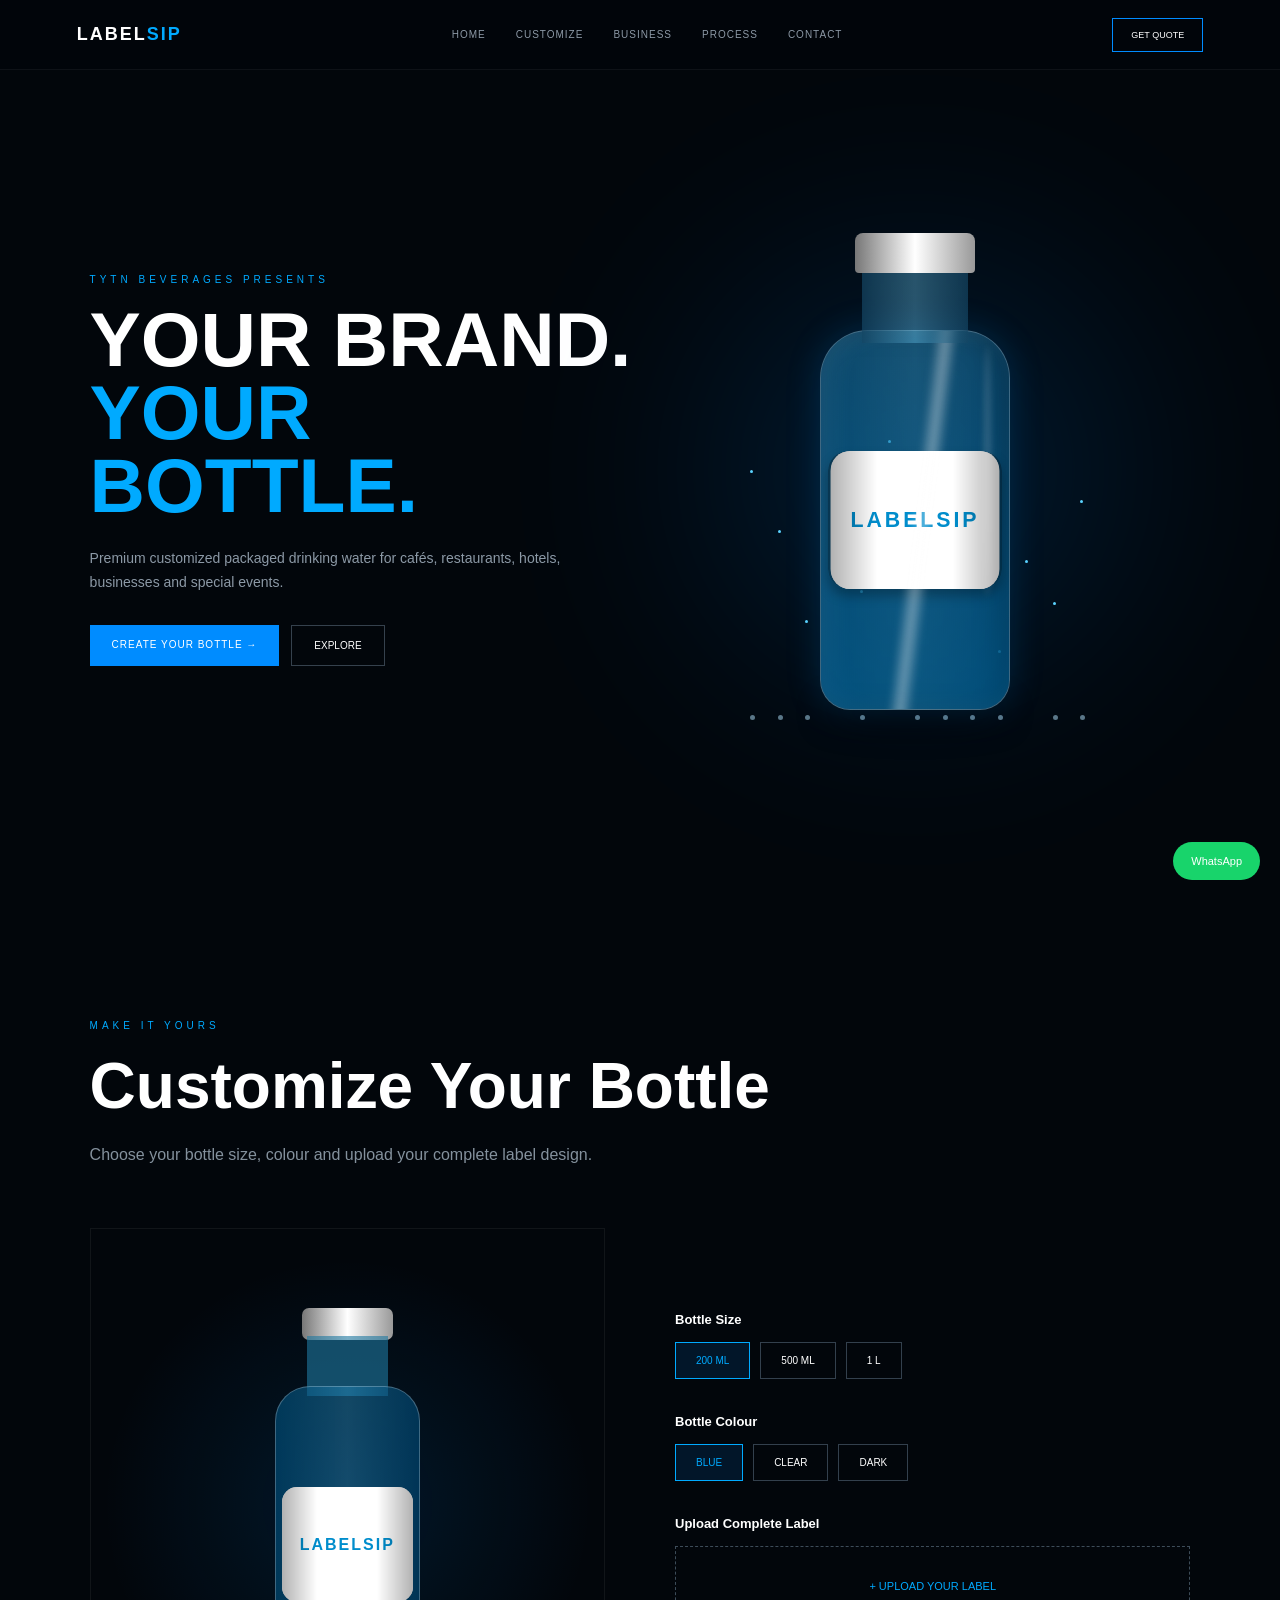
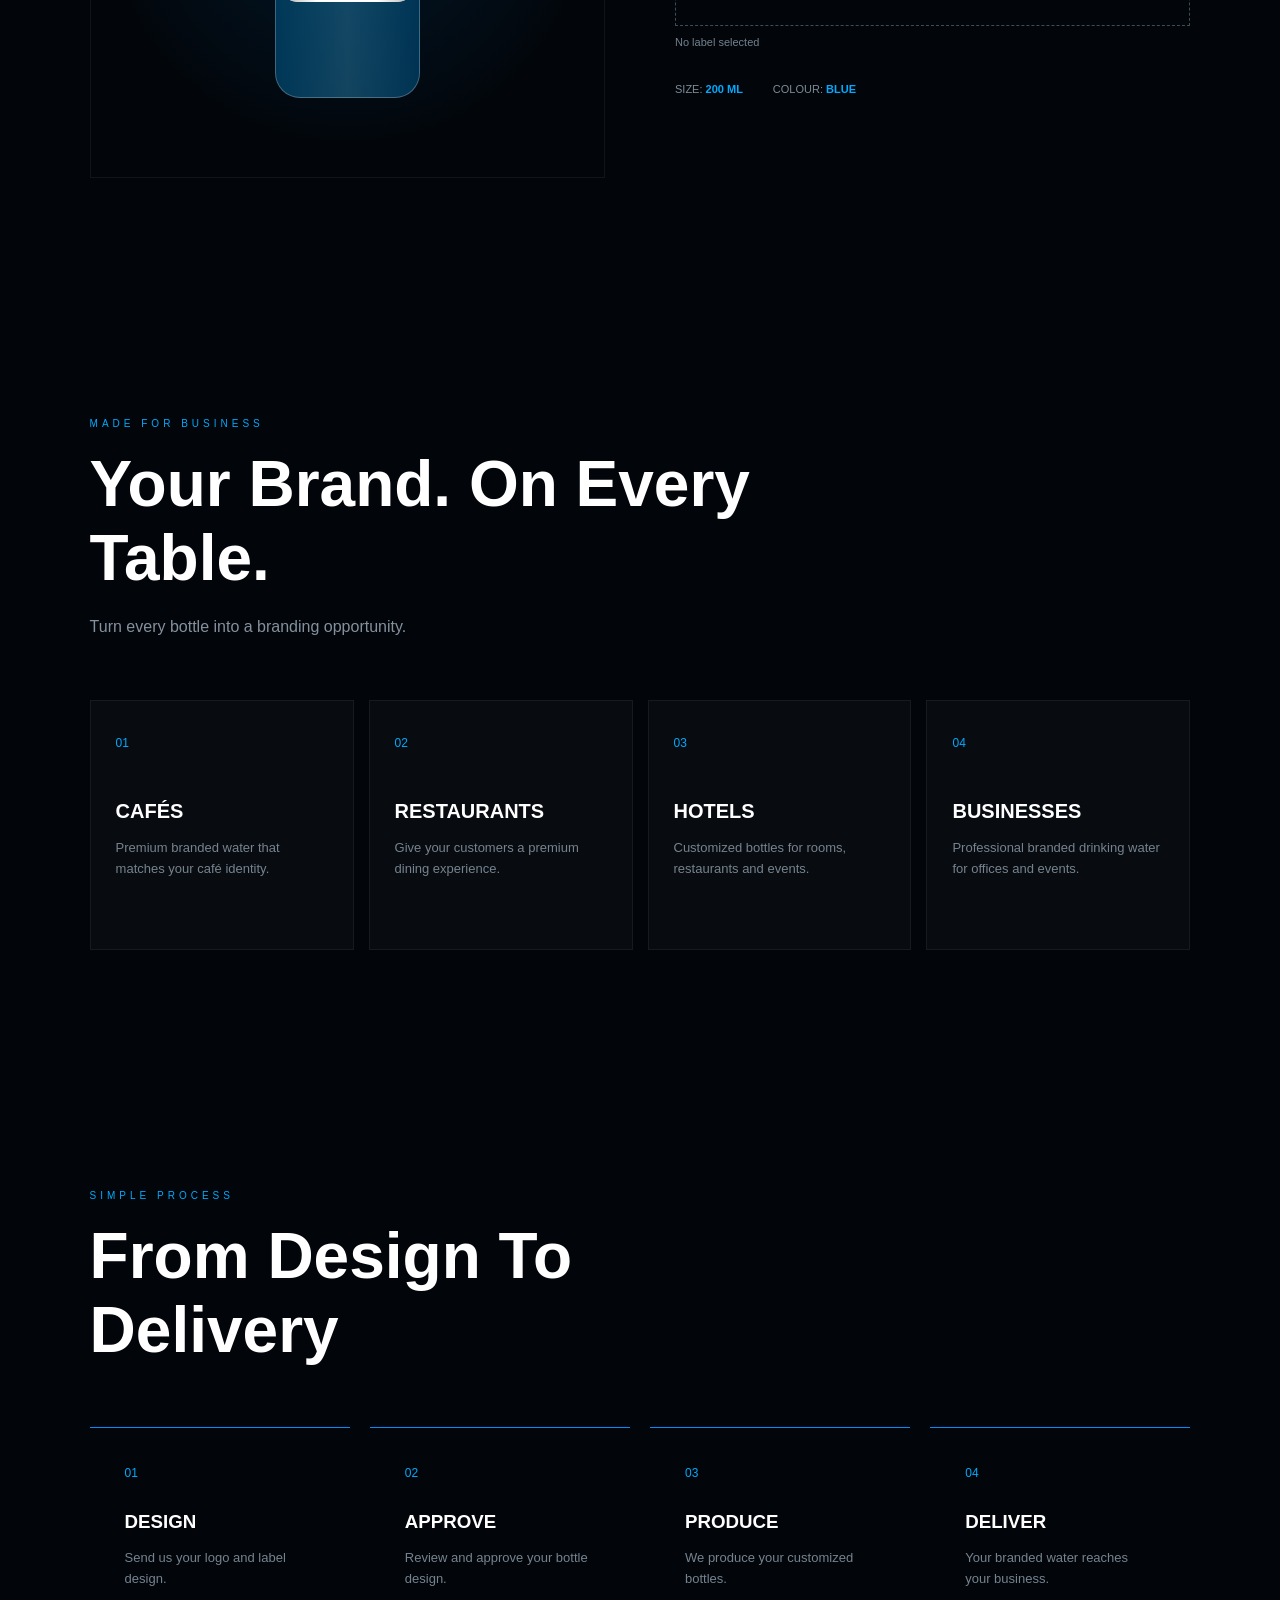
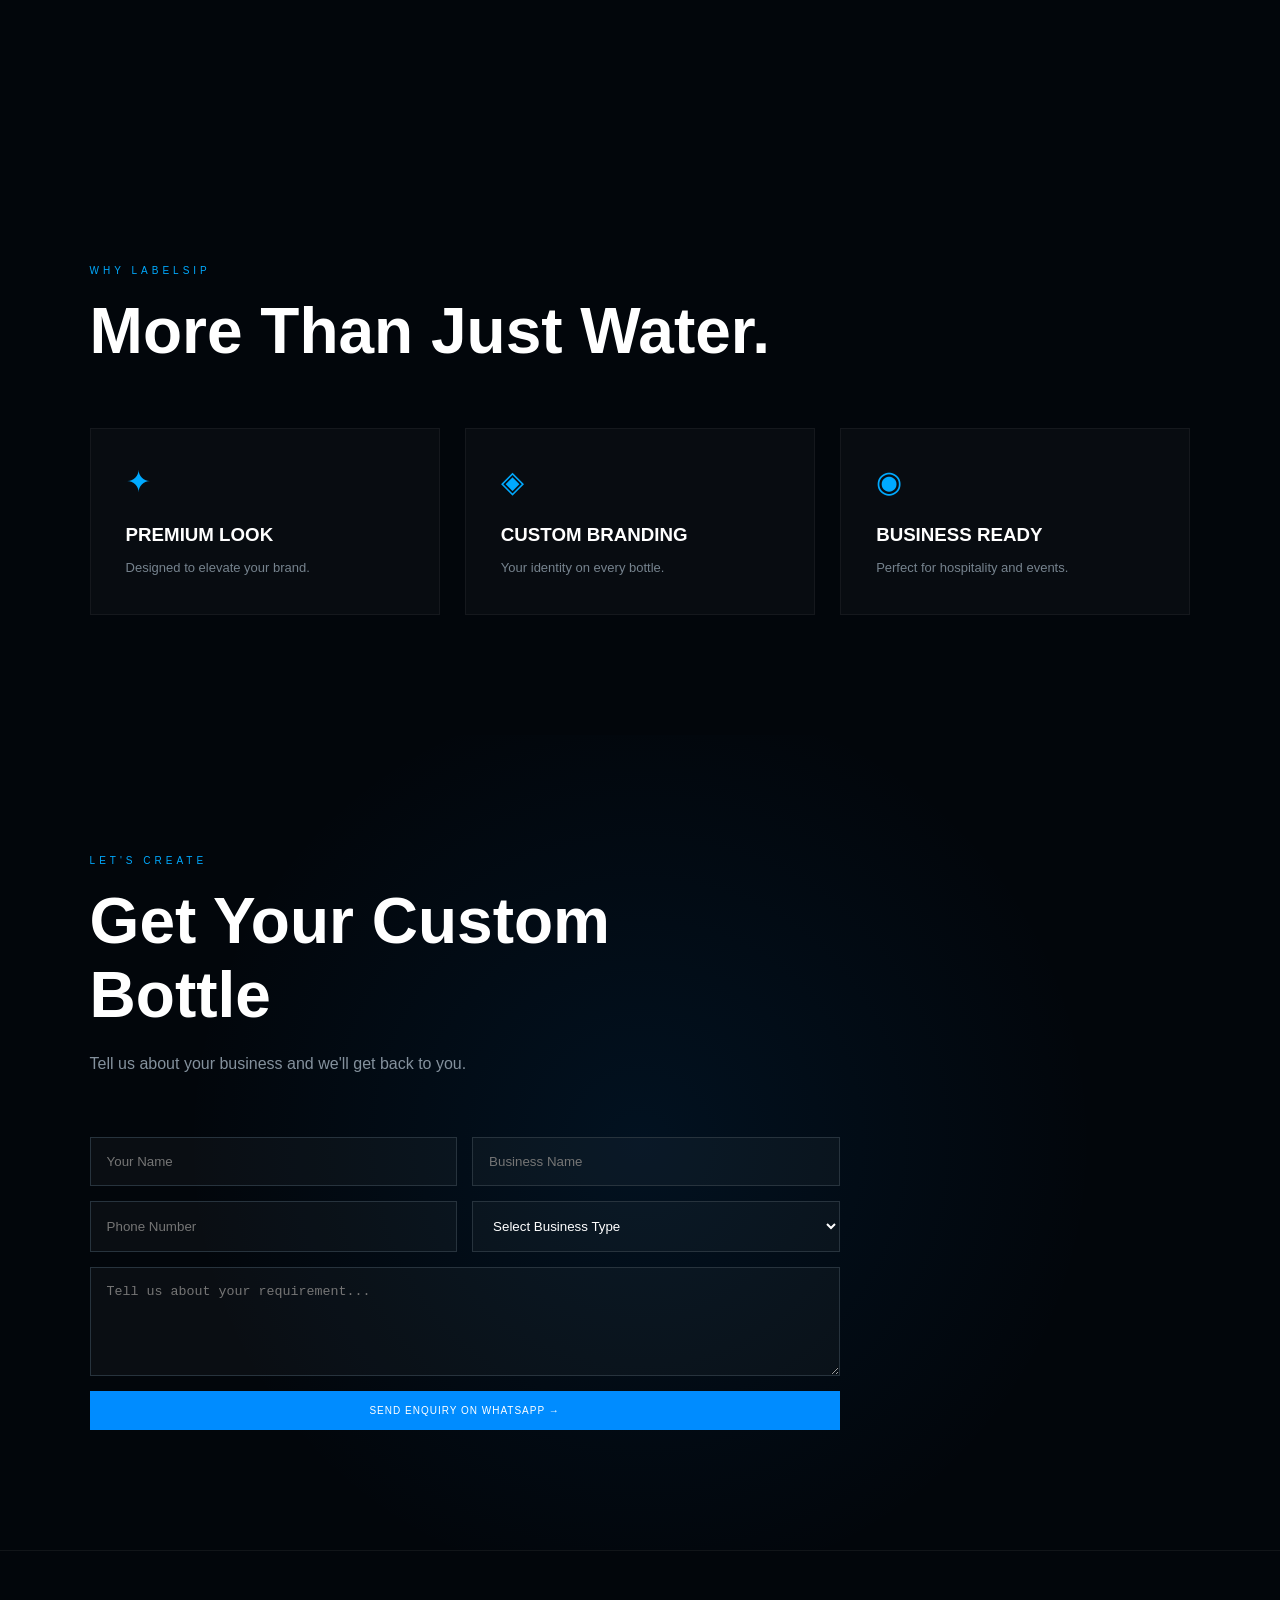
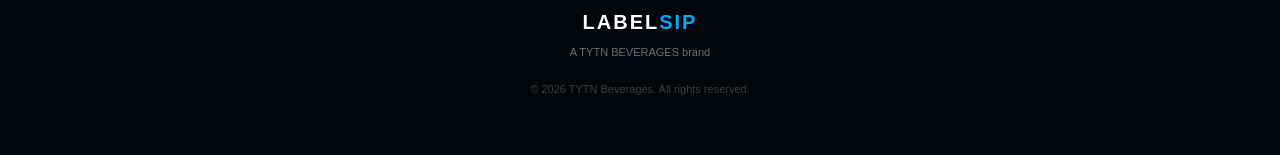
<file: index.html>
<!DOCTYPE html>
<html lang="en">
<head
  <meta name="google-site-verification" content="YOUR_CODE_HERE">
<meta charset="UTF-8">
<meta name="viewport" content="width=device-width, initial-scale=1.0">

<title>LABELSIP | TYTN Beverages</title>

<link rel="stylesheet" href="style.css">
</head>

<body>

<!-- INTRO -->
<div id="intro">
    <div class="intro-logo">LABELSIP</div>
    <div class="intro-company">TYTN BEVERAGES</div>
</div>


<!-- HEADER -->
<header class="header">

    <div class="logo">
        LABEL<span>SIP</span>
    </div>

    <nav>
        <a href="#home">HOME</a>
        <a href="#customize">CUSTOMIZE</a>
        <a href="#business">BUSINESS</a>
        <a href="#process">PROCESS</a>
        <a href="#contact">CONTACT</a>
    </nav>

    <a href="#contact" class="quote-btn">
        GET QUOTE
    </a>

</header>


<!-- ================= HERO ================= -->

<section id="home" class="hero">

    <div class="hero-content">

        <p class="eyebrow">
            TYTN BEVERAGES PRESENTS
        </p>

        <h1>
            YOUR BRAND.<br>
            <span>YOUR BOTTLE.</span>
        </h1>

        <p class="hero-description">
            Premium customized packaged drinking water
            for cafés, restaurants, hotels, businesses
            and special events.
        </p>

        <div class="hero-buttons">

            <a href="#customize" class="primary-btn">
                CREATE YOUR BOTTLE →
            </a>

            <a href="#business" class="secondary-btn">
                EXPLORE
            </a>

        </div>

    </div>


    <!-- HERO BOTTLE -->

    <div class="hero-bottle-area">

        <div class="glow"></div>


        <!-- PARTICLES -->

        <div class="water-particles">

            <i></i>
            <i></i>
            <i></i>
            <i></i>
            <i></i>
            <i></i>
            <i></i>
            <i></i>
            <i></i>
            <i></i>

        </div>


        <!-- BUBBLES -->

        <div class="bubbles">

            <span></span>
            <span></span>
            <span></span>
            <span></span>
            <span></span>
            <span></span>
            <span></span>
            <span></span>
            <span></span>
            <span></span>

        </div>


        <!-- BOTTLE -->

        <div class="bottle" id="premiumBottle">

            <div class="cap"></div>

            <div class="bottle-neck"></div>


            <div class="bottle-body">

                <div class="water-inside"></div>


                <!-- CURVED LABEL -->

                <div class="label">

                    <div class="label-surface">

                        <div id="defaultLabel">
                            LABELSIP
                        </div>

                        <img
                            id="uploadedImage"
                            alt="Uploaded label"
                        >

                    </div>


                    <!-- CURVED SIDE SHADOWS -->

                    <div class="label-left"></div>

                    <div class="label-right"></div>


                    <!-- LABEL SHINE -->

                    <div class="label-shine"></div>

                </div>


                <div class="bottle-shine"></div>

                <div class="bottle-highlight"></div>

            </div>

        </div>


        <div class="bottle-shadow"></div>

    </div>

</section>



<!-- ================= CUSTOMIZE ================= -->

<section id="customize" class="section customize-section">

    <div class="section-heading">

        <p class="eyebrow">
            MAKE IT YOURS
        </p>

        <h2>
            Customize Your Bottle
        </h2>

        <p>
            Choose your bottle size, colour and upload
            your complete label design.
        </p>

    </div>


    <div class="customizer">


        <!-- PREVIEW -->

        <div class="custom-preview">

            <div class="preview-bottle">

                <div class="preview-cap"></div>

                <div class="preview-neck"></div>


                <div class="preview-body">

                    <div class="preview-label">

                        <div class="preview-label-surface">

                            <div id="previewDefault">
                                LABELSIP
                            </div>

                            <img
                                id="previewImage"
                                alt="Label preview"
                            >

                        </div>


                        <div class="preview-left"></div>

                        <div class="preview-right"></div>

                    </div>

                </div>

            </div>

        </div>


        <!-- CONTROLS -->

        <div class="controls">


            <!-- SIZE -->

            <div class="control-group">

                <h3>
                    Bottle Size
                </h3>

                <div class="button-row">

                    <button
                        class="size-btn active"
                        data-size="200 ML">
                        200 ML
                    </button>

                    <button
                        class="size-btn"
                        data-size="500 ML">
                        500 ML
                    </button>

                    <button
                        class="size-btn"
                        data-size="1 L">
                        1 L
                    </button>

                </div>

            </div>


            <!-- COLOUR -->

            <div class="control-group">

                <h3>
                    Bottle Colour
                </h3>

                <div class="button-row">

                    <button
                        class="color-btn active"
                        data-color="blue">
                        BLUE
                    </button>

                    <button
                        class="color-btn"
                        data-color="clear">
                        CLEAR
                    </button>

                    <button
                        class="color-btn"
                        data-color="dark">
                        DARK
                    </button>

                </div>

            </div>


            <!-- UPLOAD -->

            <div class="control-group">

                <h3>
                    Upload Complete Label
                </h3>

                <label class="upload-box">

                    <input
                        type="file"
                        id="labelInput"
                        accept="image/*"
                    >

                    <span>
                        + UPLOAD YOUR LABEL
                    </span>

                </label>

                <p id="fileStatus">
                    No label selected
                </p>

            </div>


            <!-- SELECTED -->

            <div class="selected-info">

                <span>
                    SIZE:
                    <strong id="selectedSize">
                        200 ML
                    </strong>
                </span>

                <span>
                    COLOUR:
                    <strong id="selectedColor">
                        BLUE
                    </strong>
                </span>

            </div>

        </div>

    </div>

</section>



<!-- ================= BUSINESS ================= -->

<section id="business" class="section">

    <div class="section-heading">

        <p class="eyebrow">
            MADE FOR BUSINESS
        </p>

        <h2>
            Your Brand. On Every Table.
        </h2>

        <p>
            Turn every bottle into a branding opportunity.
        </p>

    </div>


    <div class="business-grid">


        <div class="business-card">

            <div class="card-number">
                01
            </div>

            <h3>
                CAFÉS
            </h3>

            <p>
                Premium branded water that matches
                your café identity.
            </p>

        </div>


        <div class="business-card">

            <div class="card-number">
                02
            </div>

            <h3>
                RESTAURANTS
            </h3>

            <p>
                Give your customers a premium
                dining experience.
            </p>

        </div>


        <div class="business-card">

            <div class="card-number">
                03
            </div>

            <h3>
                HOTELS
            </h3>

            <p>
                Customized bottles for rooms,
                restaurants and events.
            </p>

        </div>


        <div class="business-card">

            <div class="card-number">
                04
            </div>

            <h3>
                BUSINESSES
            </h3>

            <p>
                Professional branded drinking water
                for offices and events.
            </p>

        </div>

    </div>

</section>



<!-- ================= PROCESS ================= -->

<section id="process" class="section">

    <div class="section-heading">

        <p class="eyebrow">
            SIMPLE PROCESS
        </p>

        <h2>
            From Design To Delivery
        </h2>

    </div>


    <div class="process-grid">


        <div class="process-card">

            <span>01</span>

            <h3>
                DESIGN
            </h3>

            <p>
                Send us your logo and label design.
            </p>

        </div>


        <div class="process-card">

            <span>02</span>

            <h3>
                APPROVE
            </h3>

            <p>
                Review and approve your bottle design.
            </p>

        </div>


        <div class="process-card">

            <span>03</span>

            <h3>
                PRODUCE
            </h3>

            <p>
                We produce your customized bottles.
            </p>

        </div>


        <div class="process-card">

            <span>04</span>

            <h3>
                DELIVER
            </h3>

            <p>
                Your branded water reaches your business.
            </p>

        </div>

    </div>

</section>



<!-- ================= WHY ================= -->

<section class="section">

    <div class="section-heading">

        <p class="eyebrow">
            WHY LABELSIP
        </p>

        <h2>
            More Than Just Water.
        </h2>

    </div>


    <div class="why-grid">


        <div class="why-item">

            <div class="why-icon">
                ✦
            </div>

            <h3>
                PREMIUM LOOK
            </h3>

            <p>
                Designed to elevate your brand.
            </p>

        </div>


        <div class="why-item">

            <div class="why-icon">
                ◈
            </div>

            <h3>
                CUSTOM BRANDING
            </h3>

            <p>
                Your identity on every bottle.
            </p>

        </div>


        <div class="why-item">

            <div class="why-icon">
                ◉
            </div>

            <h3>
                BUSINESS READY
            </h3>

            <p>
                Perfect for hospitality and events.
            </p>

        </div>

    </div>

</section>



<!-- ================= CONTACT ================= -->

<section id="contact" class="section contact-section">

    <div class="section-heading">

        <p class="eyebrow">
            LET'S CREATE
        </p>

        <h2>
            Get Your Custom Bottle
        </h2>

        <p>
            Tell us about your business and we'll
            get back to you.
        </p>

    </div>


    <form id="quoteForm" class="quote-form">

        <input
            id="customerName"
            type="text"
            placeholder="Your Name"
            required
        >

        <input
            id="businessName"
            type="text"
            placeholder="Business Name"
            required
        >

        <input
            id="customerPhone"
            type="tel"
            placeholder="Phone Number"
            required
        >

        <select id="businessType" required>

            <option value="">
                Select Business Type
            </option>

            <option value="Café">
                Café
            </option>

            <option value="Restaurant">
                Restaurant
            </option>

            <option value="Hotel">
                Hotel
            </option>

            <option value="Business">
                Business
            </option>

            <option value="Event">
                Event
            </option>

        </select>


        <textarea
            id="message"
            rows="5"
            placeholder="Tell us about your requirement..."
        ></textarea>


        <button
            type="submit"
            class="primary-btn">
            SEND ENQUIRY ON WHATSAPP →
        </button>

    </form>

</section>



<!-- WHATSAPP -->

<a
    class="whatsapp-float"
    href="https://wa.me/917996866953"
    target="_blank">

    WhatsApp

</a>



<!-- FOOTER -->

<footer>

    <div class="footer-logo">
        LABEL<span>SIP</span>
    </div>

    <p>
        A TYTN BEVERAGES brand
    </p>

    <p class="copyright">
        © 2026 TYTN Beverages. All rights reserved.
    </p>

</footer>


<script src="script.js"></script>

</body>
</html>
</file>
<file: style.css>
* {
    margin: 0;
    padding: 0;
    box-sizing: border-box;
}

html {
    scroll-behavior: smooth;
}

body {
    background: #02060b;
    color: white;
    font-family: Arial, Helvetica, sans-serif;
    overflow-x: hidden;
}

a {
    color: inherit;
    text-decoration: none;
}


/* ================= INTRO ================= */

#intro {
    position: fixed;
    inset: 0;

    background: #000;

    z-index: 9999;

    display: flex;
    flex-direction: column;
    align-items: center;
    justify-content: center;

    animation: introHide 1s ease forwards;
    animation-delay: 3s;
}

.intro-logo {
    font-size: 55px;
    font-weight: 900;
    letter-spacing: 8px;
}

.intro-company {
    margin-top: 15px;

    color: #00aaff;

    font-size: 12px;
    letter-spacing: 5px;
}

@keyframes introHide {

    to {
        opacity: 0;
        visibility: hidden;
    }

}


/* ================= HEADER ================= */

.header {
    position: fixed;

    top: 0;
    left: 0;

    width: 100%;
    height: 70px;

    display: flex;
    align-items: center;
    justify-content: space-between;

    padding: 0 6%;

    background: rgba(2,6,11,.75);

    backdrop-filter: blur(15px);

    border-bottom: 1px solid rgba(255,255,255,.05);

    z-index: 1000;
}

.logo {
    font-size: 18px;
    font-weight: 900;
    letter-spacing: 2px;
}

.logo span,
.footer-logo span {
    color: #00aaff;
}

.header nav {
    display: flex;
    gap: 30px;
}

.header nav a {
    font-size: 10px;
    letter-spacing: 1px;
    color: #8c99a6;
}

.quote-btn {
    border: 1px solid #008cff;

    padding: 11px 18px;

    font-size: 9px;
}


/* ================= HERO ================= */

.hero {

    min-height: 100vh;

    display: grid;

    grid-template-columns: 1fr 1fr;

    align-items: center;

    padding: 100px 7% 60px;
}

.eyebrow {

    color: #00aaff;

    font-size: 10px;

    letter-spacing: 4px;

    margin-bottom: 18px;
}

.hero h1 {

    font-size: clamp(45px, 6vw, 85px);

    line-height: .95;
}

.hero h1 span {
    color: #00aaff;
}

.hero-description {

    color: #8c99a6;

    max-width: 520px;

    line-height: 1.7;

    font-size: 14px;

    margin-top: 25px;
}

.hero-buttons {

    display: flex;

    gap: 12px;

    margin-top: 30px;
}

.primary-btn {

    display: inline-block;

    background: #008cff;

    padding: 14px 22px;

    border: 0;

    color: white;

    font-size: 10px;

    letter-spacing: 1px;

    cursor: pointer;
}

.secondary-btn {

    border: 1px solid #35414d;

    padding: 14px 22px;

    font-size: 10px;
}


/* ================= BOTTLE AREA ================= */

.hero-bottle-area {

    height: 600px;

    display: flex;

    align-items: center;

    justify-content: center;

    position: relative;
}

.glow {

    position: absolute;

    width: 400px;
    height: 400px;

    border-radius: 50%;

    background: #008cff;

    filter: blur(120px);

    opacity: .16;
}


/* ================= BOTTLE ================= */

.bottle {

    width: 190px;

    height: 475px;

    position: relative;

    z-index: 10;

    animation: floatBottle 5s ease-in-out infinite;

    cursor: grab;

    transform-style: preserve-3d;
}

@keyframes floatBottle {

    0%,100% {
        transform: translateY(0);
    }

    50% {
        transform: translateY(-18px);
    }

}

.cap {

    position: absolute;

    top: 0;

    left: 35px;

    width: 120px;

    height: 40px;

    border-radius: 8px 8px 4px 4px;

    background:
        linear-gradient(
            90deg,
            #777,
            #fff,
            #999
        );

    z-index: 5;
}

.bottle-neck {

    position: absolute;

    top: 35px;

    left: 42px;

    width: 106px;

    height: 75px;

    background:
        linear-gradient(
            90deg,
            rgba(20,70,100,.7),
            rgba(100,190,230,.4),
            rgba(20,70,100,.7)
        );

    z-index: 2;
}

.bottle-body {

    position: absolute;

    top: 97px;

    left: 0;

    width: 190px;

    height: 380px;

    border-radius: 48px 48px 30px 30px;

    overflow: hidden;

    background:
        linear-gradient(
            90deg,
            rgba(0,70,110,.75),
            rgba(40,140,190,.45),
            rgba(0,65,105,.75)
        );

    border: 1px solid rgba(255,255,255,.25);

    box-shadow:
        inset 12px 0 25px rgba(255,255,255,.08),
        inset -12px 0 25px rgba(0,0,0,.25),
        0 0 35px rgba(0,150,255,.18);

    transform-style: preserve-3d;
}

.water-inside {

    position: absolute;

    inset: 0;

    background:
        linear-gradient(
            180deg,
            rgba(80,180,230,.1),
            rgba(0,110,170,.45)
        );
}


/* ==================================================
   CURVED LABEL
================================================== */

.label {

    position: absolute;

    top: 120px;

    left: 7px;

    width: calc(100% - 14px);

    height: 138px;

    z-index: 25;

    overflow: hidden;

    border-radius: 20px;

    /*
       This creates the cylindrical appearance.
    */

    transform:
        perspective(500px)
        rotateY(0deg);

    transform-style: preserve-3d;

    box-shadow:
        0 7px 12px rgba(0,0,0,.28);
}


/* MAIN LABEL */

.label-surface {

    position: absolute;

    inset: 0;

    overflow: hidden;

    border-radius: 20px;

    background: white;

    /*
       Slight compression at the sides
       makes the label appear wrapped.
    */

    transform:
        perspective(600px)
        scaleX(.97);

    box-shadow:
        inset 20px 0 25px rgba(0,0,0,.08),
        inset -20px 0 25px rgba(0,0,0,.08);
}


/* DEFAULT LABEL */

#defaultLabel {

    position: absolute;

    inset: 0;

    display: flex;

    align-items: center;

    justify-content: center;

    background: white;

    color: #008dcc;

    font-weight: 900;

    letter-spacing: 3px;

    font-size: 22px;

    z-index: 10;
}


/* UPLOADED LABEL */

#uploadedImage {

    display: none;

    position: absolute;

    left: 0;

    top: 0;

    width: 100%;

    height: 100%;

    /*
       Keep entire image visible.
    */

    object-fit: fill;

    object-position: center;

    background: white;

    border-radius: 20px;

    z-index: 20;
}


/* LEFT CURVE */

.label-left {

    position: absolute;

    left: 0;

    top: 0;

    width: 28%;

    height: 100%;

    z-index: 40;

    pointer-events: none;

    background:
        linear-gradient(
            90deg,
            rgba(0,0,0,.32),
            rgba(0,0,0,.16),
            rgba(0,0,0,0)
        );

    border-radius: 20px 0 0 20px;

    mix-blend-mode: multiply;
}


/* RIGHT CURVE */

.label-right {

    position: absolute;

    right: 0;

    top: 0;

    width: 28%;

    height: 100%;

    z-index: 40;

    pointer-events: none;

    background:
        linear-gradient(
            270deg,
            rgba(0,0,0,.32),
            rgba(0,0,0,.16),
            rgba(0,0,0,0)
        );

    border-radius: 0 20px 20px 0;

    mix-blend-mode: multiply;
}


/* LABEL GLOSS */

.label-shine {

    position: absolute;

    top: -20%;

    left: -70%;

    width: 22%;

    height: 140%;

    z-index: 50;

    pointer-events: none;

    background:
        linear-gradient(
            90deg,
            transparent,
            rgba(255,255,255,.55),
            transparent
        );

    transform: rotate(8deg);

    animation: labelShine 4.5s infinite;
}

@keyframes labelShine {

    0% {
        left: -70%;
    }

    45% {
        left: 135%;
    }

    100% {
        left: 135%;
    }

}


/* BOTTLE SHINE */

.bottle-shine {

    position: absolute;

    top: -20%;

    left: 48%;

    width: 25px;

    height: 140%;

    background:
        linear-gradient(
            90deg,
            transparent,
            rgba(255,255,255,.38),
            transparent
        );

    transform: rotate(7deg);

    filter: blur(3px);

    animation: shineMove 5s ease-in-out infinite;

    z-index: 60;

    pointer-events: none;
}

@keyframes shineMove {

    0% {
        left: 35%;
        opacity: .2;
    }

    50% {
        left: 60%;
        opacity: .7;
    }

    100% {
        left: 35%;
        opacity: .2;
    }

}

.bottle-highlight {

    position: absolute;

    top: 15px;

    right: 18px;

    width: 7px;

    height: 250px;

    background: rgba(255,255,255,.16);

    border-radius: 50%;

    filter: blur(3px);

    z-index: 70;

    pointer-events: none;
}


/* SHADOW */

.bottle-shadow {

    position: absolute;

    bottom: 45px;

    width: 180px;

    height: 25px;

    background: rgba(0,0,0,.65);

    filter: blur(15px);

    border-radius: 50%;
}


/* ================= BUBBLES ================= */

.bubbles {

    position: absolute;

    inset: 0;

    z-index: 3;

    pointer-events: none;
}

.bubbles span {

    position: absolute;

    bottom: 50px;

    width: 5px;

    height: 5px;

    border-radius: 50%;

    background: rgba(180,230,255,.5);

    animation: bubbleRise 6s infinite ease-in;
}

.bubbles span:nth-child(1){left:25%;animation-delay:1s}
.bubbles span:nth-child(2){left:40%;animation-delay:3s}
.bubbles span:nth-child(3){left:60%;animation-delay:2s}
.bubbles span:nth-child(4){left:75%;animation-delay:4s}
.bubbles span:nth-child(5){left:30%;animation-delay:5s}
.bubbles span:nth-child(6){left:65%;animation-delay:1.5s}
.bubbles span:nth-child(7){left:50%;animation-delay:3.5s}
.bubbles span:nth-child(8){left:80%;animation-delay:2.5s}
.bubbles span:nth-child(9){left:20%;animation-delay:4.5s}
.bubbles span:nth-child(10){left:55%;animation-delay:5.5s}

@keyframes bubbleRise {

    0% {
        transform: translateY(0);
        opacity: 0;
    }

    20% {
        opacity: 1;
    }

    100% {
        transform: translateY(-350px);
        opacity: 0;
    }

}


/* ================= PARTICLES ================= */

.water-particles {

    position: absolute;

    inset: 0;

    z-index: 2;

    pointer-events: none;
}

.water-particles i {

    position: absolute;

    width: 3px;

    height: 3px;

    border-radius: 50%;

    background: #5bd4ff;

    animation: particleRise 7s infinite ease-in-out;
}

.water-particles i:nth-child(1){left:25%;top:60%}
.water-particles i:nth-child(2){left:70%;top:65%}
.water-particles i:nth-child(3){left:55%;top:50%}
.water-particles i:nth-child(4){left:40%;top:70%}
.water-particles i:nth-child(5){left:80%;top:55%}
.water-particles i:nth-child(6){left:30%;top:75%}
.water-particles i:nth-child(7){left:65%;top:80%}
.water-particles i:nth-child(8){left:45%;top:45%}
.water-particles i:nth-child(9){left:75%;top:72%}
.water-particles i:nth-child(10){left:20%;top:50%}

@keyframes particleRise {

    0% {
        transform: translateY(30px);
        opacity: 0;
    }

    40% {
        opacity: 1;
    }

    100% {
        transform: translateY(-150px);
        opacity: 0;
    }

}


/* ================= SECTIONS ================= */

.section {

    padding: 120px 7%;
}

.section-heading {

    max-width: 700px;

    margin-bottom: 60px;
}

.section-heading h2 {

    font-size: clamp(35px,5vw,65px);

    margin-bottom: 18px;
}

.section-heading p:last-child {

    color: #84919d;

    line-height: 1.7;
}


/* ================= CUSTOMIZER ================= */

.customizer {

    display: grid;

    grid-template-columns: 1fr 1fr;

    gap: 70px;

    align-items: center;
}

.custom-preview {

    min-height: 550px;

    display: flex;

    align-items: center;

    justify-content: center;

    background:
        radial-gradient(
            circle,
            rgba(0,140,255,.13),
            transparent 65%
        );

    border: 1px solid rgba(255,255,255,.06);
}


/* PREVIEW BOTTLE */

.preview-bottle {

    width: 145px;

    height: 390px;

    position: relative;
}

.preview-cap {

    position: absolute;

    top: 0;

    left: 27px;

    width: 91px;

    height: 32px;

    background:
        linear-gradient(
            90deg,
            #777,
            white,
            #999
        );

    border-radius: 7px;
}

.preview-neck {

    position: absolute;

    top: 28px;

    left: 32px;

    width: 81px;

    height: 60px;

    background: rgba(30,120,160,.6);
}

.preview-body {

    position: absolute;

    top: 78px;

    width: 145px;

    height: 312px;

    border-radius: 35px 35px 25px 25px;

    overflow: hidden;

    background:
        linear-gradient(
            90deg,
            rgba(0,70,110,.75),
            rgba(40,140,190,.45),
            rgba(0,65,105,.75)
        );

    border: 1px solid rgba(255,255,255,.25);
}


/* PREVIEW CURVED LABEL */

.preview-label {

    position: absolute;

    top: 100px;

    left: 6px;

    width: calc(100% - 12px);

    height: 115px;

    overflow: hidden;

    border-radius: 15px;

    background: white;

    z-index: 20;

    box-shadow:
        inset 14px 0 20px rgba(0,0,0,.14),
        inset -14px 0 20px rgba(0,0,0,.14);
}

.preview-label-surface {

    position: absolute;

    inset: 0;

    overflow: hidden;

    border-radius: 15px;
}

#previewDefault {

    position: absolute;

    inset: 0;

    display: flex;

    align-items: center;

    justify-content: center;

    color: #008dcc;

    font-size: 16px;

    font-weight: 900;

    letter-spacing: 2px;

    background: white;
}

#previewImage {

    display: none;

    position: absolute;

    inset: 0;

    width: 100%;

    height: 100%;

    object-fit: fill;

    border-radius: 15px;

    z-index: 10;
}

.preview-left {

    position: absolute;

    left: 0;

    top: 0;

    width: 27%;

    height: 100%;

    z-index: 30;

    background:
        linear-gradient(
            90deg,
            rgba(0,0,0,.3),
            transparent
        );

    pointer-events: none;

    mix-blend-mode: multiply;
}

.preview-right {

    position: absolute;

    right: 0;

    top: 0;

    width: 27%;

    height: 100%;

    z-index: 30;

    background:
        linear-gradient(
            270deg,
            rgba(0,0,0,.3),
            transparent
        );

    pointer-events: none;

    mix-blend-mode: multiply;
}


/* ================= CONTROLS ================= */

.controls {

    display: flex;

    flex-direction: column;

    gap: 35px;
}

.control-group h3 {

    margin-bottom: 15px;

    font-size: 13px;
}

.button-row {

    display: flex;

    flex-wrap: wrap;

    gap: 10px;
}

.size-btn,
.color-btn {

    background: transparent;

    border: 1px solid #33404d;

    color: white;

    padding: 12px 20px;

    cursor: pointer;

    font-size: 10px;
}

.size-btn.active,
.color-btn.active,
.size-btn:hover,
.color-btn:hover {

    border-color: #00aaff;

    background: rgba(0,140,255,.12);

    color: #00aaff;
}


/* UPLOAD */

.upload-box {

    display: flex;

    align-items: center;

    justify-content: center;

    min-height: 80px;

    border: 1px dashed #3d4c59;

    cursor: pointer;

    color: #00aaff;

    font-size: 11px;
}

.upload-box input {
    display: none;
}

#fileStatus {

    margin-top: 10px;

    color: #73818d;

    font-size: 11px;
}

.selected-info {

    display: flex;

    gap: 30px;

    color: #7e8b96;

    font-size: 11px;
}

.selected-info strong {
    color: #00aaff;
}


/* ================= BUSINESS ================= */

.business-grid {

    display: grid;

    grid-template-columns: repeat(4,1fr);

    gap: 15px;
}

.business-card {

    padding: 35px 25px;

    min-height: 250px;

    border: 1px solid rgba(255,255,255,.06);

    background: rgba(255,255,255,.025);
}

.card-number {

    color: #00aaff;

    font-size: 12px;

    margin-bottom: 50px;
}

.business-card h3 {

    font-size: 20px;

    margin-bottom: 15px;
}

.business-card p,
.process-card p,
.why-item p {

    color: #76838e;

    line-height: 1.6;

    font-size: 13px;
}


/* ================= PROCESS ================= */

.process-grid {

    display: grid;

    grid-template-columns: repeat(4,1fr);

    gap: 20px;
}

.process-card {

    padding: 35px;

    border-top: 1px solid #008cff;
}

.process-card span {

    color: #00aaff;

    font-size: 12px;
}

.process-card h3 {

    margin: 30px 0 15px;
}


/* ================= WHY ================= */

.why-grid {

    display: grid;

    grid-template-columns: repeat(3,1fr);

    gap: 25px;
}

.why-item {

    padding: 35px;

    background: rgba(255,255,255,.025);

    border: 1px solid rgba(255,255,255,.05);
}

.why-icon {

    color: #00aaff;

    font-size: 30px;

    margin-bottom: 25px;
}

.why-item h3 {

    margin-bottom: 12px;
}


/* ================= CONTACT ================= */

.contact-section {

    background:
        radial-gradient(
            circle at center,
            rgba(0,120,220,.1),
            transparent 60%
        );
}

.quote-form {

    max-width: 750px;

    display: grid;

    grid-template-columns: 1fr 1fr;

    gap: 15px;
}

.quote-form input,
.quote-form select,
.quote-form textarea {

    width: 100%;

    background: rgba(255,255,255,.03);

    border: 1px solid #27333d;

    color: white;

    padding: 16px;

    outline: none;
}

.quote-form textarea,
.quote-form button {

    grid-column: 1 / -1;
}


/* ================= WHATSAPP ================= */

.whatsapp-float {

    position: fixed;

    right: 20px;

    bottom: 20px;

    background: #18d46b;

    color: white;

    padding: 13px 18px;

    border-radius: 30px;

    font-size: 11px;

    z-index: 900;
}


/* ================= FOOTER ================= */

footer {

    padding: 60px 7%;

    border-top: 1px solid rgba(255,255,255,.06);

    text-align: center;

    color: #65717c;
}

.footer-logo {

    color: white;

    font-size: 20px;

    font-weight: 900;

    letter-spacing: 2px;

    margin-bottom: 12px;
}

footer p {

    font-size: 11px;
}

.copyright {

    margin-top: 25px;

    opacity: .5;
}


/* ================= TABLET ================= */

@media(max-width:900px) {

    .header {
        padding: 0 20px;
    }

    .header nav {
        display: none;
    }

    .hero {

        grid-template-columns: 1fr;

        text-align: center;

        padding-top: 120px;
    }

    .hero-content {
        margin: auto;
    }

    .hero-description {

        margin-left: auto;

        margin-right: auto;
    }

    .hero-buttons {
        justify-content: center;
    }

    .hero-bottle-area {
        height: 520px;
    }

    .customizer {
        grid-template-columns: 1fr;
    }

    .business-grid,
    .process-grid {
        grid-template-columns: repeat(2,1fr);
    }

}


/* ================= MOBILE ================= */

@media(max-width:550px) {

    .intro-logo {
        font-size: 38px;
    }

    .hero h1 {
        font-size: 42px;
    }

    .hero {

        padding-left: 20px;

        padding-right: 20px;
    }

    .section {

        padding: 80px 20px;
    }

    .business-grid,
    .process-grid,
    .why-grid {

        grid-template-columns: 1fr;
    }

    .quote-form {

        grid-template-columns: 1fr;
    }

    .quote-form textarea,
    .quote-form button {

        grid-column: auto;
    }

    .bottle {

        transform: scale(.85);
    }

    .selected-info {

        flex-direction: column;

        gap: 10px;
    }

}
</file>
